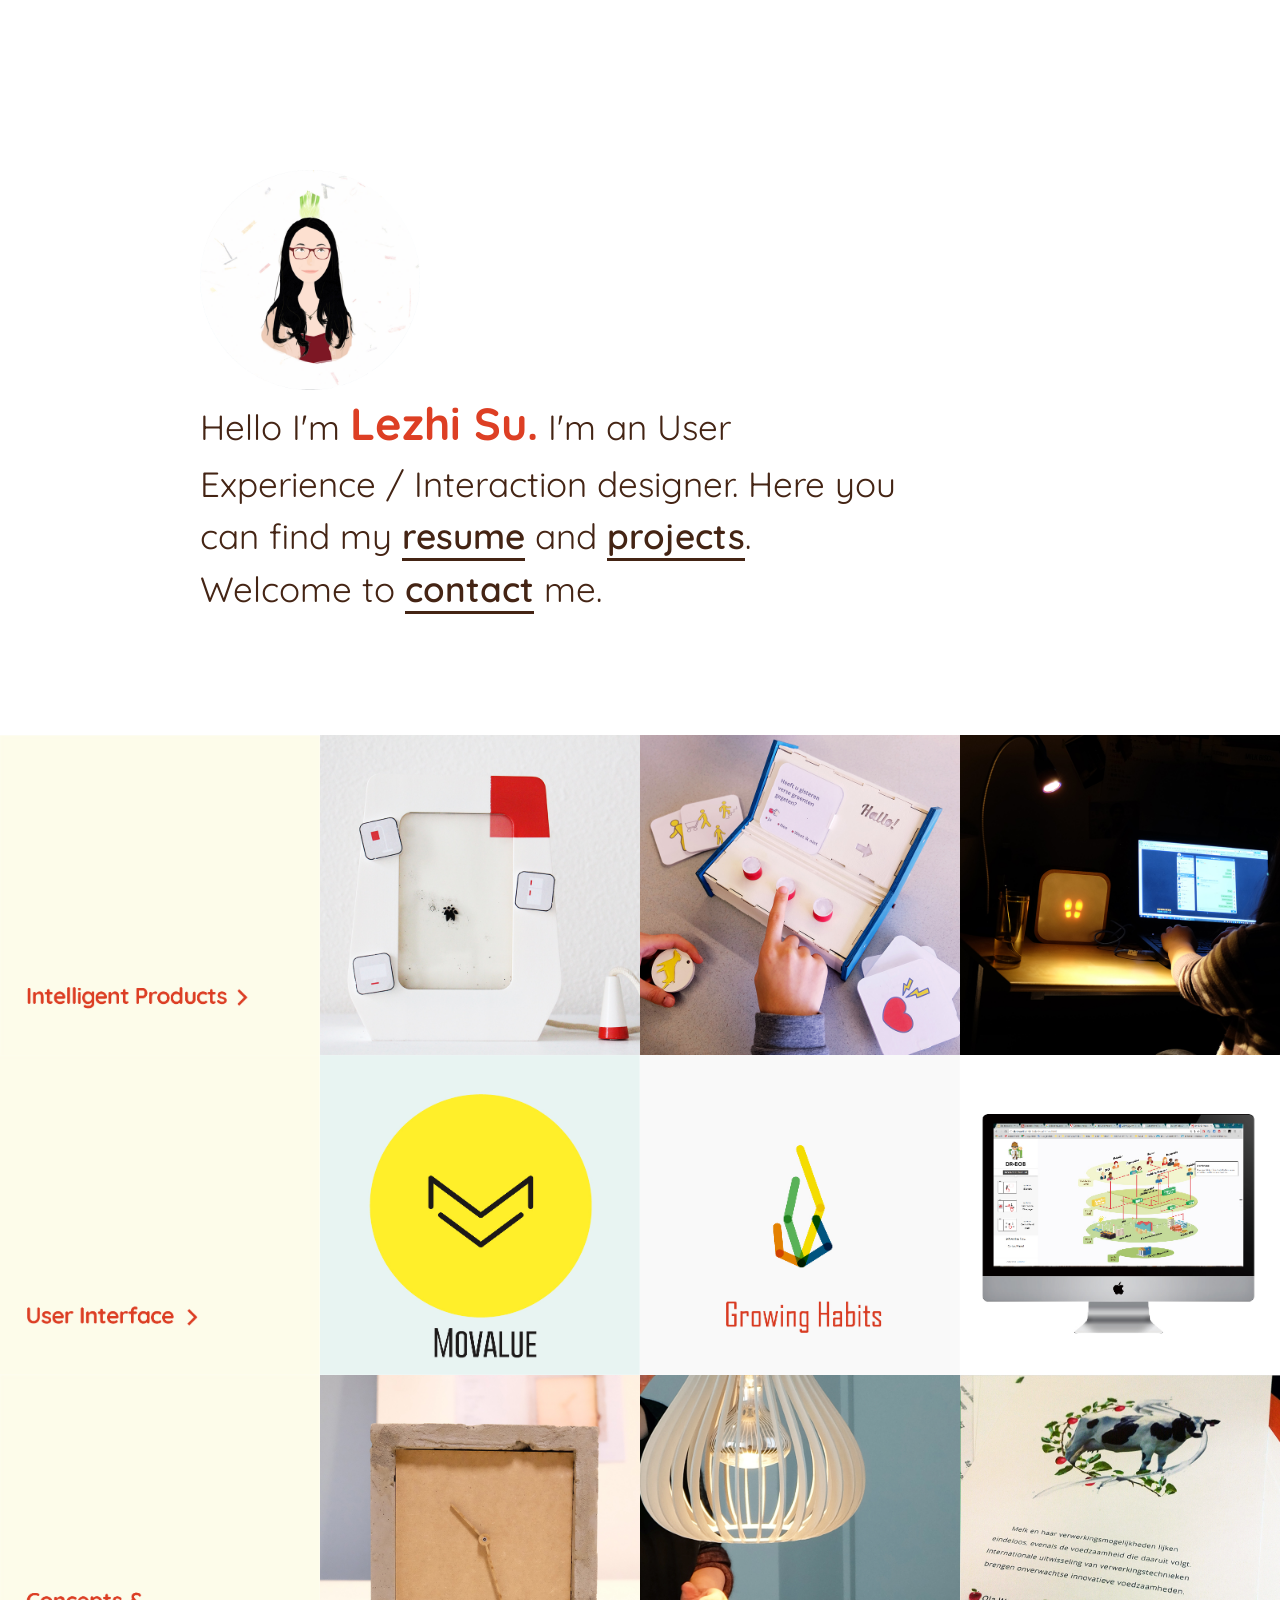
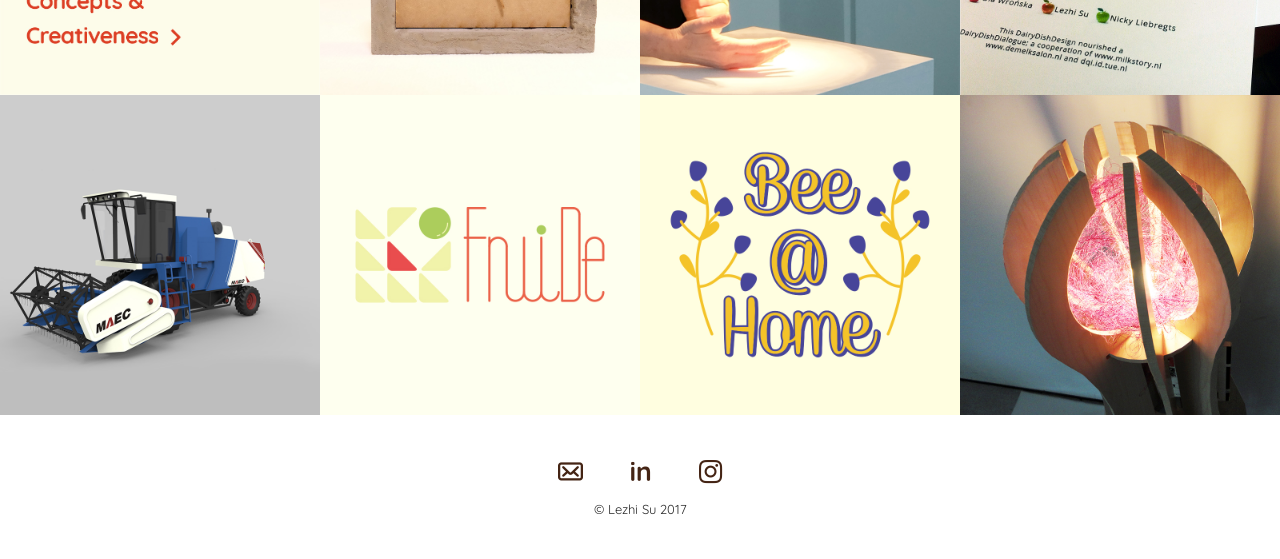
<file: index.html>
<!DOCTYPE html>
<html lang="en" class="no-js">
<head>
    <meta http-equiv="x-ua-compatible" content="ie=edge">

    <meta http-equiv="Content-Type" content="text/html; charset=utf-8" >

    <meta name="viewport" content="width=device-width" />    
    
    
    <title>Lezhi Su</title>

    <link rel="stylesheet" type="text/css" href="css/normalize.css">
    <link rel="stylesheet" type="text/css" href="css/4-col-portfolio.css">   
    <link rel="stylesheet" type="text/css" href="css/bootstrap.css">
    <link rel="stylesheet" type="text/css" href="css/style.css" media="screen">
    <link rel="stylesheet" type="text/css" href="css/bootstrap.min.css">
    <link rel="stylesheet" type="text/css" href="css/main.css" media="screen" />

    <!-- font -->
    <link href='http://fonts.googleapis.com/css?family=Quicksand:300,400,700' rel='stylesheet' type='text/css'>

    <!-- js -->
    <script src="js/jquery.js"></script>
    <script type="text/javascript" src="js/jquery-hover-effect.js"></script>

    <script src="js/modernizr.js"></script>
    <script src="js/jquery.fitvids.js"></script>
    <script src="js/jquery.imagesloaded.min.js"></script>
    <script type="text/javascript">
        //Image Hover
        jQuery(document).ready(function(){
            jQuery(function() {
                jQuery('ul.da-thumbs > li').hoverdir();
            });
        });
    </script>
</head>

<body>

    <div class="site-container">

        <header class="site-header cf">
            <div class="cf"></div>

            <div class="site-tagline">
	            <a href="slash.html">
	            	<div>
	                    <img id="back" src="img/portrait-back.png">
	                    <img src="img/portrait.png" data-tilt data-tilt-perspective="100">
	                </div>
	            </a>
                <p>Hello  I'm <strong>Lezhi Su.</strong> I'm an User Experience / Interaction designer. Here you can find my <a href="LezhiSu_CV.pdf" target="_blank"><u>resume</u></a> and <a href="#projects"><u>projects</u></a>. Welcome to <a href="#contact"><u>contact</u></a> me.</p>
            </div>
        </header>

        <div id="container">
            <div class="image_grid" id="projects">
                <ul id="list" class="da-thumbs">
                    <li>
                        <img src="img/intro pics/intropic_products.jpg" alt="img">
                    </li>
                    <li>
	                    <a href="el.html">
	                        <img src="img/intro pics/intropic_el.jpg" alt="img">
	                        <article class="da-animate da-slideFromTop" style="display: block;">
	                            <h3>EL</h3>
	                            <p>Innovative energy display in smart homes</p>
	                        </article>
                        </a>
                    </li>
                    <li>
                        <a href="mydaymydata.html">
                            <img src="img/intro pics/intropic_data.jpg" alt="img">
                            <article class="da-animate da-slideFromTop" style="display: block;">
                                <h3>My Day<br>My Data</h3>
                                <p>Risk factor data logging product for senior heart disease patients</p>
                            </article>
                        </a>
                    </li>
                    <li>
                        <a href="staywithyou.html">
                            <img src="img/intro pics/intropic_stay.jpg" alt="img">
                            <article class="da-animate da-slideFromTop" style="display: block;">
                                <h3>Stay with You</h3>
                                <p>Design research on communication enhancement gadget</p>
                            </article>
                        </a>
                    </li>
                    <li>
                        <img src="img/intro pics/intropic_UI.jpg" alt="img">
                    </li> 
                    <li>
                        <a href="movalue.html">
                            <img src="img/intro pics/intropic_movalue.jpg" alt="img">
                            <article class="da-animate da-slideFromTop" style="display: block;">
                                <h3>Movalue</h3>
                                <p>Start-up project UI design</p>
                            </article>
                        </a>
                    </li> 
                    <li>
                        <a href="bush.html">
                            <img src="img/intro pics/intropic_bush.jpg" alt="img">
                            <article class="da-animate da-slideFromTop" style="display: block;">
                                <h3>Growing <br>Habits</h3>
                                <p>Interactive data visualization on personal health</p>
                            </article>
                        </a>
                    </li> 
                    <li>
                        <a href="bob.html">
                            <img src="img/intro pics/intropic_bob.jpg" alt="img">
                            <article class="da-animate da-slideFromTop" style="display: block;">
                                <h3>DR.BOB</h3>
                                <p>Website design for Demand Response Ecosystem</p>
                            </article>
                        </a>
                    </li> 
                    <li>
                        <img src="img/intro pics/intropic_concepts.jpg" alt="img">
                    </li> 
                    <li>
                        <a href="silentwitness.html">
                            <img src="img/intro pics/intropic_silent.jpg" alt="img">
                            <article class="da-animate da-slideFromTop" style="display: block;">
                                <h3>Silent <br>Witness</h3>
                                <p>Material study results in a redesign of clock</p>
                            </article>
                        </a>
                    </li>
                    <li>
                        <a href="transformativeheating.html">
                            <img src="img/intro pics/intropic_dementia.jpg" alt="img">
                            <article class="da-animate da-slideFromTop" style="display: block;">
                                <h3>Transformative <br>Heating</h3>
                                <p>Heating system design for transformative home</p>
                            </article>
                        </a>
                    </li>
                    <li>
                        <a href="milk&apple.html">
                            <img src="img/intro pics/intropic_milk.jpg" alt="img">
                            <article class="da-animate da-slideFromTop" style="display: block;">
                                <h3>Milk +<br>Apple</h3>
                                <p>Intercultural exploration on innovative milk processing</p>
                            </article>
                        </a>
                    </li>
                    <!-- <li>
                        <a href="ratio.html">
                            <img src="img/intro pics/intropic_ratio.jpg" alt="img">
                            <article class="da-animate da-slideFromTop" style="display: block;">
                                <h3>Golden<br>Ratio</h3>
                                <p>User Interface Design</p>
                            </article>
                        </a>
                    </li> --> 
                    <li>
                        <a href="combineharvester.html">
                            <img src="img/intro pics/intropic_combine.jpg" alt="img">
                            <article class="da-animate da-slideFromTop" style="display: block;">
                                <h3>Combine<br>Harvester</h3>
                                <p>3D modelling and appearance design</p>
                            </article>
                        </a>
                    </li> 
                    <li>
                        <a href="fruide.html">
                            <img src="img/intro pics/intropic_fruide.jpg" alt="img">
                            <article class="da-animate da-slideFromTop" style="display: block;">
                                <h3>FruiDe</h3>
                                <p>Logo design for fresh fruit express</p>
                            </article>
                        </a>
                    </li> 
                    <li>
                        <a href="bee.html">
                            <img src="img/intro pics/intropic_bee.jpg" alt="img">
                            <article class="da-animate da-slideFromTop" style="display: block;">
                                <h3>Bee @ <br>Home</h3>
                                <p>Service design for bio-diverse city</p>
                            </article>
                        </a>
                    </li>
                    <li>
                        <a href="nest.html">
                            <img src="img/intro pics/intropic_nest.jpg" alt="img">
                            <article class="da-animate da-slideFromTop" style="display: block;">
                                <h3>Nest</h3>
                                <p>Lamp design inspired by traditional wood structure</p>
                            </article>
                        </a>
                    </li>
                    <div style="clear:both;"></div>                
                </ul>
            </div>    
        </div>

        <div class="site-footer" id="contact">
            <ul>   
                <li>
                    <a href="mailto:seetasusu@gmail.com" target="_blank"><img src="img/contact_email.png">
                    </a>
                </li>
                <li>
                    <a href="https://www.linkedin.com/in/lezhisu/" target="_blank"><img src="img/contact_in.png">
                    </a>
                </li>
                <li>
                    <a href="https://www.instagram.com/seetasu/" target="_blank"><img src="img/contact_ins.png">
                    </a>
                </li>
            </ul>
            <p> © Lezhi Su 2017</p>
        </div>
    </div>

    <script src="js/main.js"></script>  

    <script type="text/javascript">
        var get_height = window.innerHeight; 
        var get_height1 =  get_height - 25;
        var get_container = document.getElementById('container');
        get_container.style.height =  get_height1 + 'px';
    </script>

    <script type="text/javascript">
        var _gaq = _gaq || [];
        _gaq.push(["_setAccount", "UA-10146041-18"]);
        _gaq.push(["_trackPageview"]);

        (function() {
            var ga = document.createElement("script"); ga.type = "text/javascript"; ga.async = true;
            ga.src = ("https:" == document.location.protocol ? "https://ssl" : "http://www") + ".google-analytics.com/ga.js";
            var s = document.getElementsByTagName("script")[0]; s.parentNode.insertBefore(ga, s);
        })();
    </script>
        <script src="js/tilt.jquery.js"></script>

</body>
</html>
</file>
<file: css/style.css>
/* Portolio Hover */
.da-thumbs li ,
.da-thumbs li  img {
	display: block;
	position: relative;
	width: 100%;
}
.da-thumbs li  {
	overflow: hidden;
}
.da-thumbs li  article {
	position: absolute;
	background-color: rgba(255,255,255,0.98);
	background-repeat:repeat;
	width: 100%;
	height: 100%;
}
.da-thumbs li  article.da-animate {
	-webkit-transition: all 0.2s ease;
	-moz-transition: all 0.2s ease-in-out;
	-o-transition: all 0.2s ease-in-out;
	-ms-transition: all 0.2s ease-in-out;
	transition: all 0.2s ease-in-out;
}
/* Initial state classes: */
.da-slideFromTop {
	left: 0px;
	top: -100%;
}
.da-slideFromBottom {
	left: 0px;
	top: 100%;
}
.da-slideFromLeft {
	top: 0px; 
	left: -100%;
}
.da-slideFromRight {
	top: 0px;
	left: 100%;
}
/* Final state classes: */
.da-slideTop {
	top: 0px;
}
.da-slideLeft {
	left: 0px;
}
.da-thumbs li  article a {
	color:#fff;
	padding:20px;
	display:block;
}

.da-thumbs {
text-align:center;
}

.da-thumbs li  article h3{
color:#442414;
padding-top:20%;
line-height: 39px;
}

.da-thumbs li  article p{
margin-bottom:10px;
color:#442414;
display:block;
padding-left: 10%;
padding-right: 10%;
padding-top: 10%;
font-size: 16px;
line-height: 20px;
}

.da-thumbs li  article span{
display:inline-block;
}

.portfolio_2col article h3{
padding-top:70px !important;
}

/* Image Grid */
.image_grid {
	overflow:hidden;
	width:100%;
	position:relative;
}

.image_grid ul
{
	width: 100%;
}

.image_grid li{
	float: left;
	line-height: 17px;
	color: #686f74;
	list-style:none;
	overflow:hidden;
	text-align:center;
	width: 100%;
	margin: 0;
}

#project-overview ul li
{
  width: 12.5%;
}

@media only screen and (max-width: 767px) {

.image_grid{
width:100%;
}

.image_grid li img{
/*width:220px;*/
}

#project-overview ul li
{
  width: 33.3%;
}

.portfolio_4col .da-thumbs li article h3{
padding-top:70px;
}

.portfolio_3col .da-thumbs li article h3{
padding-top:50px;
}

.portfolio_2col .da-thumbs li article h3{
padding-top:53px !important;
}

}

 @media only screen and (min-width: 480px) and (max-width: 767px) {

.image_grid{
width:100%;
}

.image_grid li{
/*width:178px !important;*/
}

#project-overview ul li
{
  width: 20%;
}

.portfolio_4col .da-thumbs li article h3{
padding-top:58px;
}

.portfolio_3col .da-thumbs li article h3{
padding-top:34px;
}

.portfolio_2col .da-thumbs li article h3{
padding-top:23px !important;
}

}
</file>
<file: css/main.css>
/*
Template Name: Gorgo
Author: Levent Usta
Author URI: http://www.aristotheme.com
Description: A template by Aristotheme.
*/

/*=================================*/
/*  Table of Contents
/*  - Reset & Clearfix Styles
/*  - Main Styles
/*      - Titles
/*      - Navigation Styles
/*      - Projects Feed
/*          - Project Assets
/*          - Project Content
/*          - Paginations
/*  - News
/*  - Structure
/*  - Grid
/*  - Footer Styles
/*  - Media Queries


/*=================================*/

/*=================================*/
/* Reset & Clearfix Styles
/*=================================*/

html, body, div, span, applet, object, iframe, h1, h2, h3, h4, h5, h6, p, blockquote, pre, a, abbr, acronym, address, big, cite, code, del, dfn, em, font, img, ins, kbd, q, s, samp, small, strike, strong, sub, sup, tt, var, b, u, i, center, dl, dt, dd, ol, ul, li, fieldset, form, label, legend, table, caption, tbody, tfoot, thead, tr, th, td { margin: 0; padding: 0; border: 0; outline: 0; font-size: 100%; vertical-align: baseline; background: transparent; } body { line-height: 1; } ol, ul { list-style: none; } blockquote, q { quotes: none; } blockquote:before, blockquote:after, q:before, q:after { content: ''; content: none; } :focus { outline: 0; } ins { text-decoration: none; } del { text-decoration: line-through; } table { border-collapse: collapse; border-spacing: 0; }


/*=================================*/
/* Main Styles
/*=================================*/

* { box-sizing: border-box; }
html {
    font-family: sans-serif; /* 1 */
    -ms-text-size-adjust: 100%; /* 2 */
    -webkit-text-size-adjust: 100%; /* 2 */
}
body {
    background: #FFFFFF;
    color: #2c2c2c;
    font-family: 'quicksand', Arial, sans-serif;
    font-size: 18px;
    line-height: 1.65;
    opacity: 0;
    overflow-x: hidden;
    transition: opacity 0.25s ease-in 0.1s;
    word-wrap: break-word;
    -webkit-text-size-adjust: none;
}
body.loaded,
.no-js body {
    opacity: 1;
}
a, a:visited {
    color: #442414;
    text-decoration: none;
    transition: color 0.1s ease-in-out;
}
a:hover, a:active {
    color: #2c2c2c;
    text-decoration: none;
}

h1,h2,h3 {
    font-weight: bold;
    line-height: 1.5;
}
h1 {
    font-size: 2.2rem;
    letter-spacing: -1px;
    margin: 0 0 40px; 
}

h2 {
    font-size: 1.8rem;
    margin: 0;
}

h3 {
    font-size: 1.4rem;
}

h4 {
    font-size: 1.2rem;
}

h5 {
    font-size: 1rem;
}

h6 {
    font-size: .8rem;
}

h3,
h4,
h5,
h6 {
    text-transform: uppercase;
    margin: 0 0 10px;
}
h4,
h5,
h6 {
   font-weight: normal;
}
p,li {
    font-weight: 400;
    font-size: 1.2rem;
    line-height: 1.5;
    margin: 0 0 20px;
}
small {
    font-weight: 300;
    font-size: 1rem;
    color: #747474
}
img {
    height: auto;
    max-width: 100%;
    vertical-align: bottom;
}


/*===== Titles =====*/
.site-title {
    font-family: 'Righteous',helvetica,sans-serif;
    font-size: 26px;
    color: #90D4C5;
    line-height: 1.5em;
    position: relative;
    z-index: 12;
    letter-spacing: 4px;
    margin-bottom: 120px;
}
.site-title a {
    position: fixed;
}
.site-title a,
.site-title a:visited { color: #90D4C5; }
.site-title a:hover,
.site-title a:active {
    color: #90D4C5;
    opacity: 0.8;
}
.site-title div { display: inline; }
.site-tagline {
    clear: both;
    /*margin-bottom: 40px;*/
    width: 100%;
}

.site-tagline div
{
    width: 220px;
    height: 220px;
    position: relative;
}

.site-tagline div img
{
    height: 220px;
    margin-bottom: 30px;
    position: absolute;
}

.site-tagline div img#back
{
    height: 218px;
    margin-top: 1px;
}

.site-tagline p {
    color: #442414;
    font-size: 21px;
    text-align: left;
    width: 90%;
}

.site-tagline u
{
    text-decoration: none;
    border-bottom: 3px solid #442414;
}

.site-tagline a
{
    font-weight: 600;
}

.site-tagline a:hover {
    color: #442414;
}

.site-tagline a:visited u
{
    text-decoration: none;
}

strong
{
    color:#dd3f24;
    font-size: 30px;
}

/*===== Grid system =====*/
#container
{
  width: 100%;
  height: auto !important;
  clear: both;
}

/*===== Footer =====*/
.site-footer { padding: 40px 200px;}

/*=================================*/
/* Structure
/*=================================*/

.site-container {
    margin: 0 auto;
}
.site-header,

.site-footer { padding: 40px 20px; }
.right {
    float: right;
    margin: 0px 0px 40px 40px ;
}
.left {
    float: left;
    margin: 0px 40px 40px 0px ;
}


/*=================================*/
/* Footer Styles
/*=================================*/
.site-footer 
{
    text-align: center;
}

.site-footer p
{
    color: #2c2c2c;
    font-family: 'quicksand', Arial, sans-serif;
    text-align: center;
    width: 100%;
    margin: 0;
    font-size: 13px;
}

.site-footer a,
.site-footer a:visited { color: #2c2c2c; }
.site-footer a:hover { color: #90D4C5; }

.site-footer ul
{
    width: 100%;
    margin: 0 auto 15px auto;
    display: block;

}
.site-footer ul li
{
    display: inline-block;
    margin: 0 20px 0 20px;
} 

.site-footer ul li img
{
    height: 25px;
}

/*=================================*/
/* Media Queries
/*=================================*/


@media only screen and (min-width: 401px) {

    /*===== Titles =====*/
    .site-tagline p { 
        font-size: 20px;
    }

    strong
    {
        font-size: 30px;
    }

.image_grid li
    {
        width: 100%;
    }   
    h3 {
        font-size: 2.3rem;
    }

    /*===== Navigations =====*/
    .cd-nav-trigger {
        top: 34px;
        right: 40px;
    }
    .cd-nav .cd-navigation-wrapper {
        padding: 40px;
    }

    /*===== Footer =====*/
    .site-footer { padding: 40px }

}

@media only screen and (min-width: 600px) {

    /*===== Structures =====*/
    .site-header,
    .page-desc {
        padding: 60px;
    }
    .page-desc {
        width: 75%;
    }
    .page-desc h1,
    .page-desc h2,
    .page-desc h3{
        font-size: 2.8rem;
    }
    
    .site-tagline {
        /*margin-bottom: 60px;*/
    }
    .site-tagline p { 
        font-size: 25px;
    }
    
    strong
    {
        font-size: 35px;
    }
    .image_grid li
    {
        width: 50%;
    }   
    h3 {
        font-size: 2.3rem;
    }
    /*===== Navigations =====*/
    .cd-nav-trigger {
        top: 52px;
        right: 60px;
    }
    .cd-nav .cd-navigation-wrapper {
        padding: 60px 59px 60px calc(1px + 59px);
    }
    .cd-nav .cd-navigation-wrapper::after {
        clear: both;
        content: "";
        display: table;
    }
    .cd-nav .cd-half-block {
        width: 50%;
        float: left;
    }
    .cd-nav .cd-primary-nav {
        margin-top: 160px;
    }
    .cd-nav .cd-primary-nav a {
        font-size: 36px;
    }
    .cd-nav .cd-contact-info {
        margin-top: 160px;
        margin-bottom: 80px;
        text-align: right;
    }
    .cd-nav .cd-contact-info li {
        margin-bottom: 2em;
    }
    .cd-nav .cd-contact-socials {
        text-align: right;
    }
    /*===== Blog =====*/
    .blog_item h1 {
        font-size: 2rem;
        width: 75%;
    }
    .blog_item h5 {
        font-size: 0.8rem;
    }
    .blog_item {
        padding: 100px 50px;
    }
    /*===== Footer =====*/
    .site-footer { padding: 40px 60px; }


}

@media only screen and (min-width: 801px) {

    /*===== Structures =====*/
    .site-header,
    .page-desc {
        padding: 80px;
    }

    .site-tagline {
        /*margin-bottom: 100px;*/
        width: 90%;
    }

    .site-tagline p { 
        font-size: 30px;
    }

    .image_grid li
    {
        width: 33.3%;
    }   

    h3 {
        font-size: 2.3rem;
    }
    /*===== Navigations =====*/
    .cd-nav-trigger {
        top: 74px;
        right: 80px;
    }
    .cd-nav .cd-navigation-wrapper {
        padding: 60px 79px 60px calc(1px + 79px);
    }
    .cd-nav .cd-primary-nav a {
        font-size: 42px;
    }
    .cd-nav .cd-contact-info li, 
    .cd-nav .cd-contact-info a, 
    .cd-nav .cd-contact-info span {
        font-size: 21px;
    }
    /*===== Footer =====*/
    .site-footer { padding: 40px 80px; }
    .footer-text { float: left; }
    .footer-misc { float: right; }

    /*===== Grid =====*/
    .large-1 {
      width: 100%;
    }

    .large-1:nth-child(1n) {
      float: left;
    }

    .large-1:last-child {
      float: right;
    }

    .large-2 {
      width: 40%;
    }

    .large-2:nth-child(1n) {
      float: left;
    }

    .large-2:last-child {
      float: right;
    }

    .large-3 {
      width: 30%;
    }

    .large-3:nth-child(1n) {
      float: left;
    }

    .large-3:last-child {
      float: right;
    }

    .large-4 {
      width: 20%;
    }

    .large-4:nth-child(1n) {
      float: left;
    }

    .large-4:last-child {
      float: right;
    }

    
}

@media only screen and (min-width: 1200px) {

    /*===== Structures =====*/
    .site-header,
    .page-desc {
        padding: 170px 200px 100px 200px;
        /*上右左下*/
    }
    
    .site-tagline {
        /*margin-bottom: 100px;*/
        width: 90%;
    }
    .site-tagline p { 
        font-size: 35px;
    }
    strong
    {
        font-size: 45px;
    }

    .image_grid li
    {
        width: 25%;
    }   

    .site-tagline h1 { 
        font-size: 3.2rem;
    }
    .site-tagline h5 { 
        font-size: 1.4rem;
    }
    /*===== Navigations =====*/
    .cd-nav-trigger {
        top: 94px;
        right: 140px;
    }
    .cd-nav .cd-navigation-wrapper {
        padding: 60px 140px 60px calc(58px + 140px);
    }
    .cd-nav .cd-primary-nav a {
        font-size: 54px;
    }
    .cd-nav .cd-contact-info li, 
    .cd-nav .cd-contact-info a, 
    .cd-nav .cd-contact-info span {
        font-size: 24px;
    }

    /*===== Paginations =====*/

    /*===== Blog =====*/
    .blog_item h1 {
        width: 75%;
        font-size: 3.2rem;
    }
    .blog_item{
        padding: 200px;
    }
    .blog_item h5 {
        font-size: 1rem;
    }
    /*===== Main Styles =====*/
    h1 {
        font-size: 3.2rem;
    }

    h2 {
        font-size: 2.6rem;
    }

    h3 {
        font-size: 2.3rem;
    }

    h4 {
        font-size: 1.8rem;
    }

    h5 {
        font-size: 1.4rem;
    }

    h6 {
        font-size: 1rem;
    }

}


.my-name
{
    float: left;
    overflow: hidden;
    display: block;
    position: relative;
}
</file>
<file: css/4-col-portfolio.css>
/*!
 * Start Bootstrap - 4 Col Portfolio (http://startbootstrap.com/)
 * Copyright 2013-2016 Start Bootstrap
 * Licensed under MIT (https://github.com/BlackrockDigital/startbootstrap/blob/gh-pages/LICENSE)
 */

body {
    padding-top: 70px; /* Required padding for .navbar-fixed-top. Remove if using .navbar-static-top. Change if height of navigation changes. */
}

.portfolio-item {
    /*margin-bottom: 25px;*/
}

footer {
    margin: 50px 0;
}
</file>
